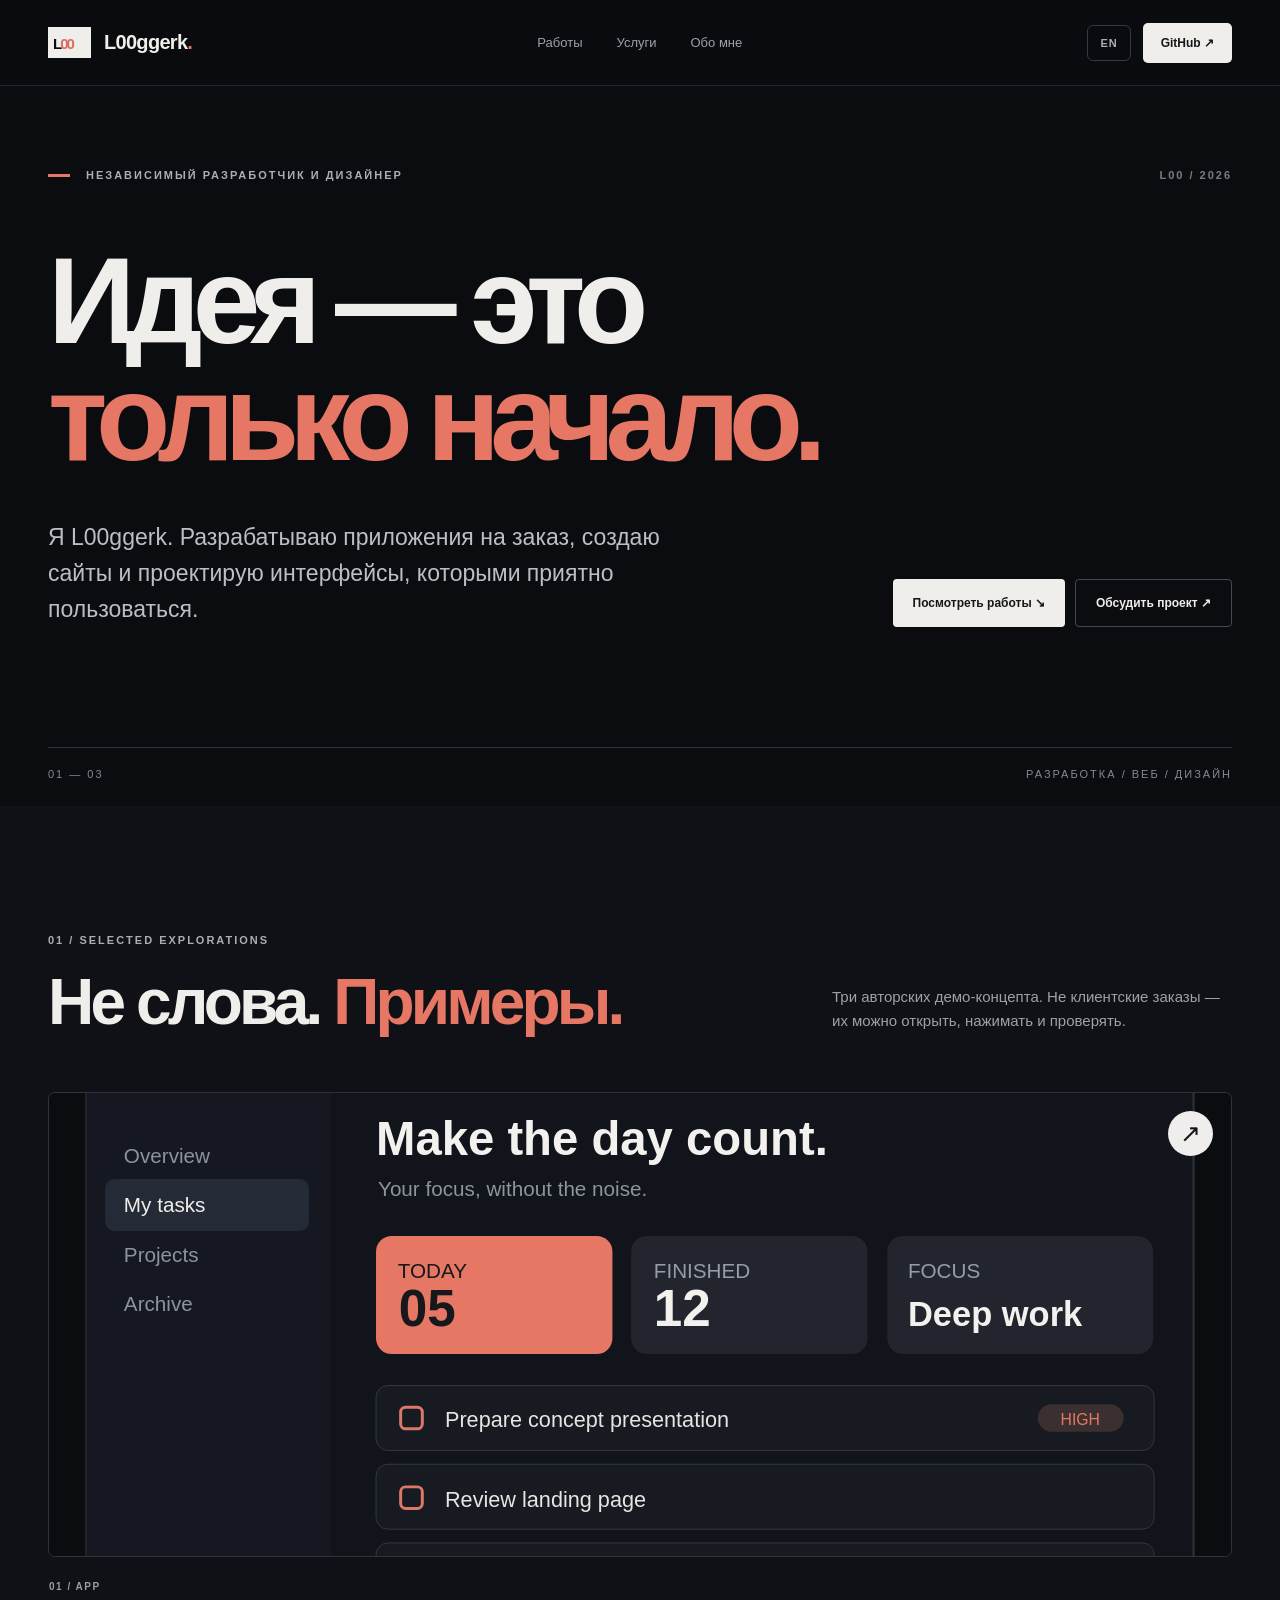
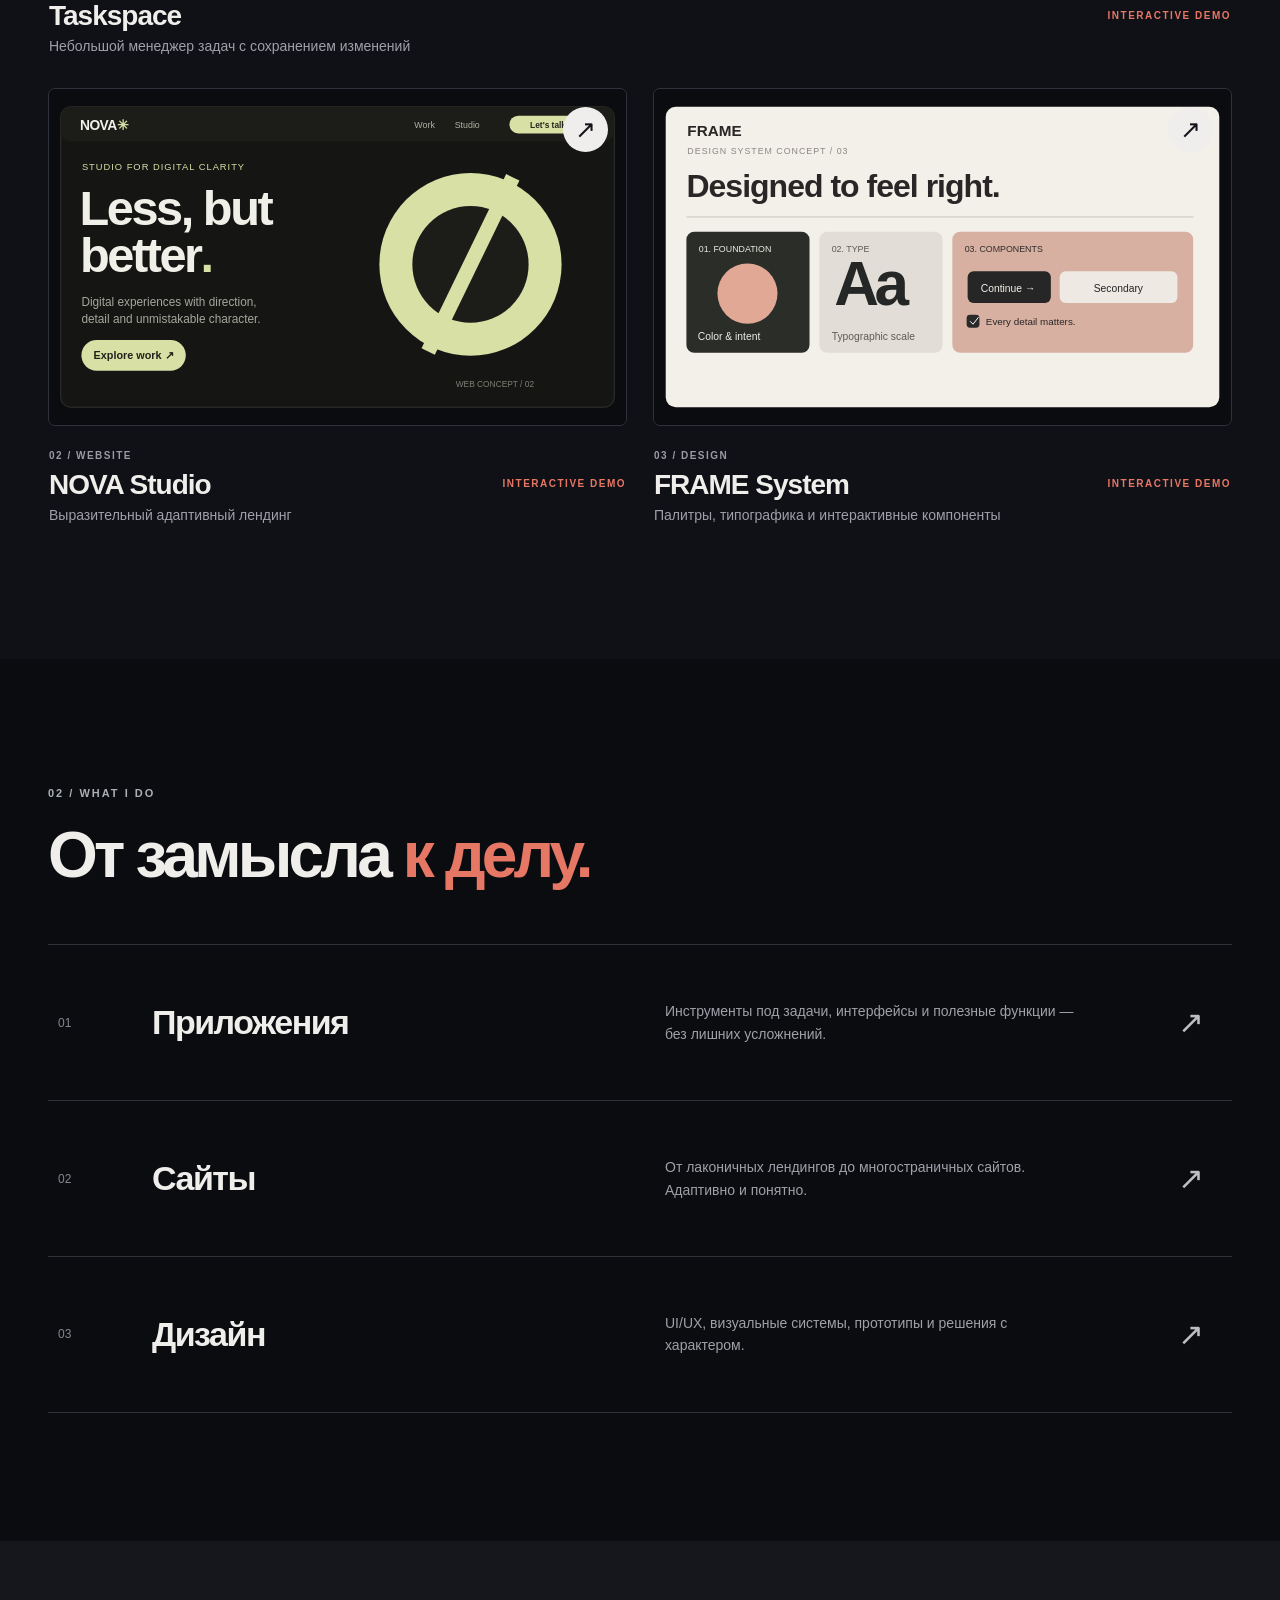
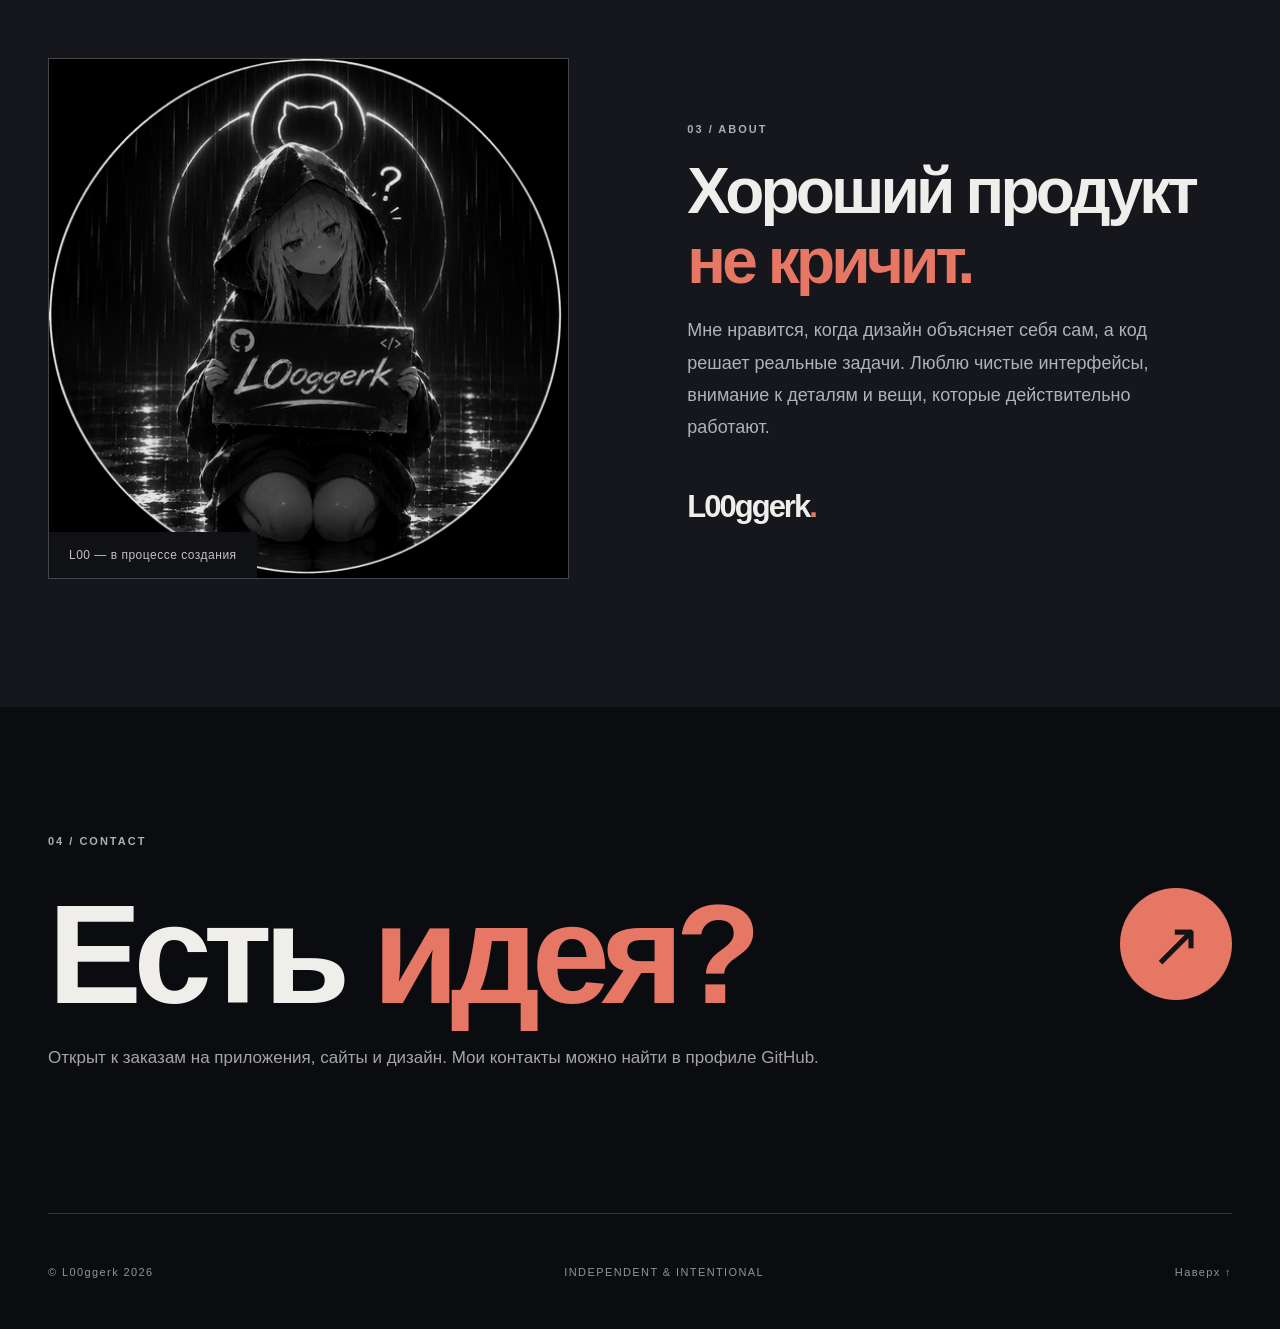
<file: docs/index.html>
<!doctype html>
<html lang="ru">
<head>
<meta charset="UTF-8"/><meta name="viewport" content="width=device-width, initial-scale=1"/>
<meta name="theme-color" content="#0b0c10"/>
<meta name="description" content="L00ggerk — разработка приложений на заказ, современные сайты и UI/UX дизайн. Портфолио и демо-проекты."/>
<meta property="og:title" content="L00ggerk — Developer & Designer"/><meta property="og:description" content="Custom applications. Websites. Interface design."/><meta property="og:image" content="assets/social-preview.png"/>
<title>L00ggerk — Developer & Designer</title>
<link rel="icon" href="assets/favicon.svg" type="image/svg+xml"/>
<link rel="stylesheet" href="styles.css"/>
</head>
<body>
<div class="progress" id="progress" aria-hidden="true"></div>
<header class="topbar" id="top">
  <div class="wrap topbar-inner">
    <a class="brand" href="#top" aria-label="L00ggerk — начало"><span class="brand-box">L<span class="brand-hole">00</span></span><span class="brand-name">L00ggerk<span class="accent">.</span></span></a>
    <nav class="main-nav" id="nav" aria-label="Основная навигация">
      <a href="#work" data-ru="Работы" data-en="Work">Работы</a><a href="#services" data-ru="Услуги" data-en="Services">Услуги</a><a href="#about" data-ru="Обо мне" data-en="About">Обо мне</a>
    </nav>
    <div class="nav-side"><button id="lang" class="lang" aria-label="Change language" title="Change language">EN</button><a href="https://github.com/L00ggerk" class="nav-cta" target="_blank" rel="noopener" data-ru="GitHub ↗" data-en="GitHub ↗">GitHub ↗</a><button class="hamburger" id="burger" aria-label="Открыть меню" aria-expanded="false"><span></span><span></span></button></div>
  </div>
</header>
<main>
  <section class="hero-section wrap" aria-labelledby="hero-head">
    <div class="eyebrow hero-eyebrow"><span class="eyebrow-line"></span><span data-ru="НЕЗАВИСИМЫЙ РАЗРАБОТЧИК И ДИЗАЙНЕР" data-en="INDEPENDENT DEVELOPER & DESIGNER">НЕЗАВИСИМЫЙ РАЗРАБОТЧИК И ДИЗАЙНЕР</span><span class="hero-index">L00 / 2026</span></div>
    <h1 id="hero-head"><span data-ru="Идея — это" data-en="An idea is">Идея — это</span><br/><em data-ru="только начало." data-en="only the start.">только начало.</em></h1>
    <div class="hero-below"><p data-ru="Я L00ggerk. Разрабатываю приложения на заказ, создаю сайты и проектирую интерфейсы, которыми приятно пользоваться." data-en="I'm L00ggerk. I build custom applications, create websites and design interfaces that feel right.">Я L00ggerk. Разрабатываю приложения на заказ, создаю сайты и проектирую интерфейсы, которыми приятно пользоваться.</p><div class="hero-actions"><a href="#work" class="btn btn-light" data-ru="Посмотреть работы ↘" data-en="Explore my work ↘">Посмотреть работы ↘</a><a href="#contact" class="btn btn-ghost" data-ru="Обсудить проект ↗" data-en="Let's talk ↗">Обсудить проект ↗</a></div></div>
    <div class="hero-hairline"><span>01 — 03</span><span data-ru="РАЗРАБОТКА / ВЕБ / ДИЗАЙН" data-en="DEVELOPMENT / WEB / DESIGN">РАЗРАБОТКА / ВЕБ / ДИЗАЙН</span></div>
  </section>
  <section class="work-section section-space" id="work">
    <div class="wrap">
      <div class="section-top"><div><p class="eyebrow">01 / SELECTED EXPLORATIONS</p><h2 data-ru="Не слова. <i>Примеры.</i>" data-en="Less talk. <i>More work.</i>">Не слова. <i>Примеры.</i></h2></div><p class="section-note" data-ru="Три авторских демо-концепта. Не клиентские заказы — их можно открыть, нажимать и проверять." data-en="Three original demo concepts. Not client projects — open them, click around and try them out.">Три авторских демо-концепта. Не клиентские заказы — их можно открыть, нажимать и проверять.</p></div>
      <div class="works-grid">
        <a class="project-card project-wide" href="demos/taskspace.html"><div class="project-image"><img src="assets/preview-app.svg" alt="Интерфейс приложения Taskspace" loading="lazy"/><span class="image-open">↗</span></div><div class="project-meta"><div><span class="project-no">01 / APP</span><h3>Taskspace</h3><p data-ru="Небольшой менеджер задач с сохранением изменений" data-en="A compact task manager with persistent local state">Небольшой менеджер задач с сохранением изменений</p></div><span class="project-type">INTERACTIVE DEMO</span></div></a>
        <a class="project-card" href="demos/nova.html"><div class="project-image"><img src="assets/preview-web.svg" alt="Концепт сайта NOVA" loading="lazy"/><span class="image-open">↗</span></div><div class="project-meta"><div><span class="project-no">02 / WEBSITE</span><h3>NOVA Studio</h3><p data-ru="Выразительный адаптивный лендинг" data-en="A bold, responsive studio landing page">Выразительный адаптивный лендинг</p></div><span class="project-type">INTERACTIVE DEMO</span></div></a>
        <a class="project-card" href="demos/frame.html"><div class="project-image"><img src="assets/preview-design.svg" alt="Дизайн-система FRAME" loading="lazy"/><span class="image-open">↗</span></div><div class="project-meta"><div><span class="project-no">03 / DESIGN</span><h3>FRAME System</h3><p data-ru="Палитры, типографика и интерактивные компоненты" data-en="Palettes, typography and interactive components">Палитры, типографика и интерактивные компоненты</p></div><span class="project-type">INTERACTIVE DEMO</span></div></a>
      </div>
    </div>
  </section>
  <section class="services-section section-space wrap" id="services"><div class="section-top"><div><p class="eyebrow">02 / WHAT I DO</p><h2 data-ru="От замысла <i>к делу.</i>" data-en="From idea <i>to impact.</i>">От замысла <i>к делу.</i></h2></div></div>
    <div class="services-list">
      <div class="service"><span>01</span><h3 data-ru="Приложения" data-en="Applications">Приложения</h3><p data-ru="Инструменты под задачи, интерфейсы и полезные функции — без лишних усложнений." data-en="Custom tools, practical interfaces and useful features — without the unnecessary complexity.">Инструменты под задачи, интерфейсы и полезные функции — без лишних усложнений.</p><span class="service-icon">↗</span></div>
      <div class="service"><span>02</span><h3 data-ru="Сайты" data-en="Websites">Сайты</h3><p data-ru="От лаконичных лендингов до многостраничных сайтов. Адаптивно и понятно." data-en="From focused landing pages to complete websites. Responsive and clear.">От лаконичных лендингов до многостраничных сайтов. Адаптивно и понятно.</p><span class="service-icon">↗</span></div>
      <div class="service"><span>03</span><h3 data-ru="Дизайн" data-en="Design">Дизайн</h3><p data-ru="UI/UX, визуальные системы, прототипы и решения с характером." data-en="UI/UX, visual systems, prototypes and thoughtful design choices.">UI/UX, визуальные системы, прототипы и решения с характером.</p><span class="service-icon">↗</span></div>
    </div>
  </section>
  <section class="about-section section-space" id="about"><div class="wrap about-inner"><div class="about-visual"><img src="assets/avatar.jpg" alt="Аватар L00ggerk" loading="lazy"/><span class="about-corner">L00 — <span data-ru="в процессе создания" data-en="under construction">в процессе создания</span></span></div><div class="about-copy"><p class="eyebrow">03 / ABOUT</p><h2 data-ru="Хороший продукт<br/><i>не кричит.</i>" data-en="Good work<br/><i>doesn't shout.</i>">Хороший продукт<br/><i>не кричит.</i></h2><p data-ru="Мне нравится, когда дизайн объясняет себя сам, а код решает реальные задачи. Люблю чистые интерфейсы, внимание к деталям и вещи, которые действительно работают." data-en="I like design that explains itself and code that solves real problems. Clear interfaces, thoughtful details, products that actually work.">Мне нравится, когда дизайн объясняет себя сам, а код решает реальные задачи. Люблю чистые интерфейсы, внимание к деталям и вещи, которые действительно работают.</p><div class="about-signature">L00ggerk<span>.</span></div></div></div></section>
  <section class="contact-section section-space wrap" id="contact"><p class="eyebrow">04 / CONTACT</p><div class="contact-row"><h2 data-ru="Есть <i>идея?</i>" data-en="Got an <i>idea?</i>">Есть <i>идея?</i></h2><a href="https://github.com/L00ggerk" class="contact-circle" aria-label="Профиль GitHub L00ggerk" target="_blank" rel="noopener">↗</a></div><p data-ru="Открыт к заказам на приложения, сайты и дизайн. Мои контакты можно найти в профиле GitHub." data-en="Open to custom apps, web and design projects. Find my contact details on GitHub.">Открыт к заказам на приложения, сайты и дизайн. Мои контакты можно найти в профиле GitHub.</p></section>
</main>
<footer class="footer wrap"><span>© L00ggerk <span id="year">2026</span></span><span>INDEPENDENT & INTENTIONAL</span><a href="#top" data-ru="Наверх ↑" data-en="Back to top ↑">Наверх ↑</a></footer>
<script src="app.js" defer></script>
</body></html>
</file>
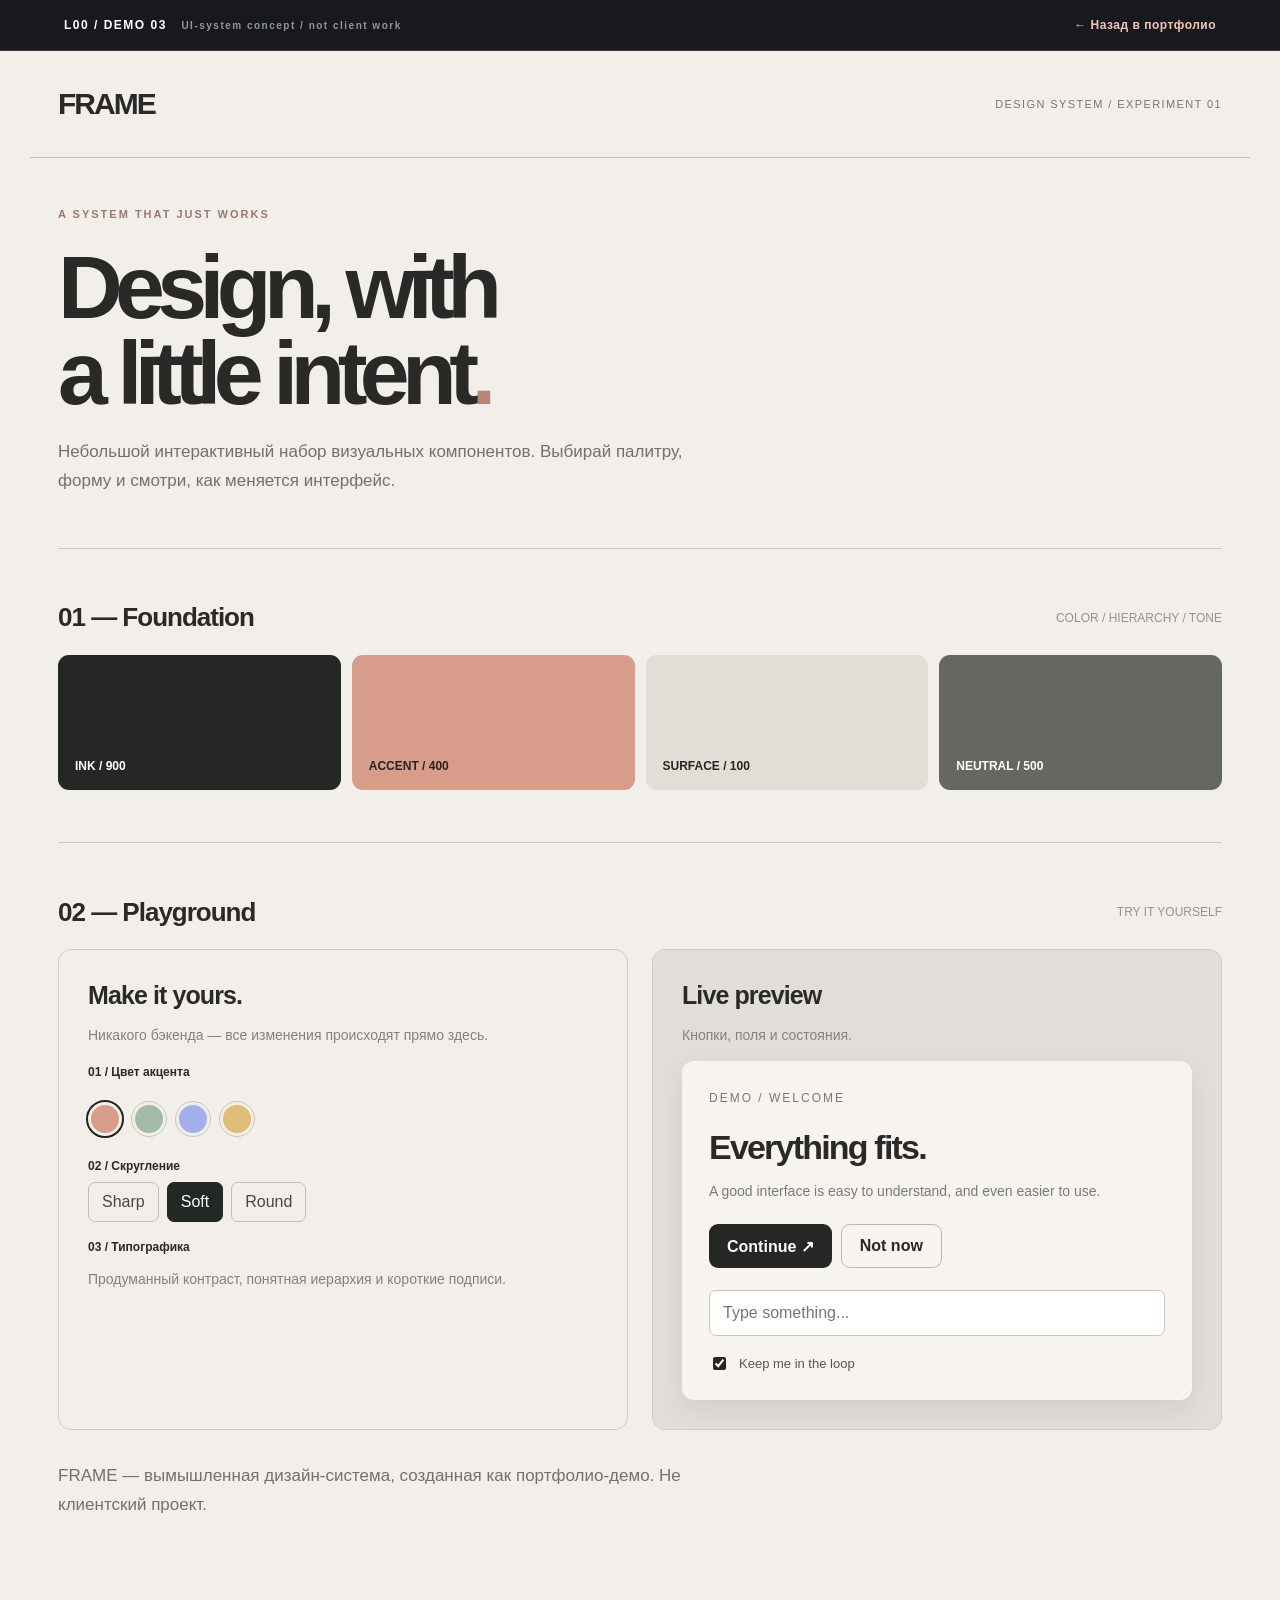
<file: docs/demos/frame.html>
<!doctype html><html lang="ru"><head><meta charset="utf-8"/><meta name="viewport" content="width=device-width,initial-scale=1"/><title>FRAME System — L00ggerk demo</title><meta name="description" content="Интерактивный демонстрационный дизайн-кит"/><link rel="icon" href="../assets/favicon.svg"/><link rel="stylesheet" href="demo-base.css"/>
<style>
:root{--ui:#d89d8a;--ui2:#242724;--shade:#f2eee9}body{background:var(--shade);color:#292927}.demo-strip{color:#fff}.header{max-width:1220px;margin:auto;display:flex;justify-content:space-between;align-items:center;padding:36px 28px;border-bottom:1px solid #c4c0bc}.brand{font-size:30px;letter-spacing:-2px;font-weight:900}.header span{font-size:11px;letter-spacing:1.4px;color:#797773}.layout{max-width:1220px;margin:auto;padding:46px 28px 80px}.kicker{font-size:11px;font-weight:800;letter-spacing:2px;color:#9a7970}.layout h1{font-size:clamp(56px,7vw,95px);letter-spacing:-.085em;line-height:.96;margin:22px 0}.layout>p{color:#71716e;font-size:17px;max-width:660px;line-height:1.7}.separator{margin:52px 0 32px;border:0;border-top:1px solid #d0cac4}.rowhead{display:flex;align-items:center;justify-content:space-between;gap:15px}.rowhead h2{font-size:26px;letter-spacing:-1px}.rowhead span{color:#99928c;font-size:12px}.palette{display:grid;grid-template-columns:repeat(4,1fr);gap:11px}.color{height:135px;display:flex;align-items:end;padding:17px;border-radius:11px;font-weight:800;color:#fff;font-size:12px}.color:nth-child(1){background:var(--ui2)}.color:nth-child(2){background:var(--ui);color:#292421}.color:nth-child(3){background:#e2ded7;color:#292421}.color:nth-child(4){background:#656763}.previewgrid{display:grid;grid-template-columns:1fr 1fr;gap:24px}.controls,.preview{border:1px solid #d1ccc6;padding:29px;border-radius:13px}.controls h3,.preview h3{font-size:25px;margin:2px 0 10px;letter-spacing:-.9px}.muted{color:#87817d;font-size:14px;line-height:1.65}.swatches{display:flex;gap:10px;margin:23px 0}.swatches button{height:34px;width:34px;border-radius:50%;border:3px solid #f4eee8;outline:1px solid #c7c4c0}.swatches button.current{outline:2px solid #202321}.label{font-size:12px;font-weight:700;display:block;margin:18px 0 9px}.radio{display:flex;gap:8px}.radio button{border:1px solid #c6bfb8;background:transparent;color:#484943;padding:10px 13px}.radio button.active{background:#222823;color:#fff;border-color:#222823}.preview{background:#e1ddd8}.sample-card{padding:27px;border-radius:12px;background:#f7f4f0;box-shadow:0 10px 27px #0001}.sample-top{font-size:12px;letter-spacing:2px;color:#777972}.sample-card h4{font-size:34px;letter-spacing:-1.8px;margin:22px 0 10px}.sample-card p{font-size:14px;line-height:1.5;color:#777b75}.sample-card .buttons{display:flex;flex-wrap:wrap;gap:9px;margin:22px 0}.sample-card button{padding:12px 18px;border-radius:9px;font-weight:700}.sample-card .primary{background:var(--ui2);color:white;border:0}.sample-card .secondary{background:transparent;border:1px solid #b9b9b2;color:#252823}.sample-card input[type=text]{width:100%;padding:13px;background:#fff;border:1px solid #c8c4bf;color:#343434}.checkbox{display:flex;align-items:center;gap:10px;margin-top:18px;font-size:13px;color:#555}.checkbox input{accent-color:var(--ui2)}.toast{position:fixed;right:20px;bottom:20px;padding:14px 20px;border-radius:9px;background:#222621;color:white;box-shadow:0 10px 40px #0003;opacity:0;transform:translateY(15px);pointer-events:none;transition:.3s}.toast.show{opacity:1;transform:none}.fineprint{font-size:12px;color:#85817c;margin-top:32px}@media(max-width:700px){.header,.layout{padding-left:19px;padding-right:19px}.header span{display:none}.palette{grid-template-columns:repeat(2,1fr)}.color{height:100px}.previewgrid{grid-template-columns:1fr}.controls,.preview{padding:18px}.layout h1{font-size:59px}}
</style></head><body>
<div class="demo-strip"><strong>L00 / DEMO 03 &nbsp; <small>UI-system concept / not client work</small></strong><a href="../index.html#work">← Назад в портфолио</a></div>
<header class="header"><div class="brand">FRAME<span style="color:#cb8f7d">.</span></div><span>DESIGN SYSTEM / EXPERIMENT 01</span></header>
<main class="layout"><span class="kicker">A SYSTEM THAT JUST WORKS</span><h1>Design, with<br/>a little intent<span style="color:#b98577">.</span></h1><p>Небольшой интерактивный набор визуальных компонентов. Выбирай палитру, форму и смотри, как меняется интерфейс.</p>
<hr class="separator"/><div class="rowhead"><h2>01 — Foundation</h2><span>COLOR / HIERARCHY / TONE</span></div><div class="palette"><div class="color">INK / 900</div><div class="color">ACCENT / 400</div><div class="color">SURFACE / 100</div><div class="color">NEUTRAL / 500</div></div>
<hr class="separator"/><div class="rowhead"><h2>02 — Playground</h2><span>TRY IT YOURSELF</span></div><div class="previewgrid"><div class="controls"><h3>Make it yours.</h3><p class="muted">Никакого бэкенда — все изменения происходят прямо здесь.</p><label class="label">01 / Цвет акцента</label><div class="swatches"><button style="background:#d89d8a" data-accent="#d89d8a" data-ink="#242724" class="current" aria-label="Терракота" title="Терракота"></button><button style="background:#a3bba5" data-accent="#a3bba5" data-ink="#2c423c" aria-label="Шалфей" title="Шалфей"></button><button style="background:#a3aeed" data-accent="#a3aeed" data-ink="#34385a" aria-label="Лаванда" title="Лаванда"></button><button style="background:#e0bc79" data-accent="#e0bc79" data-ink="#3c3022" aria-label="Мёд" title="Мёд"></button></div><label class="label">02 / Скругление</label><div class="radio"><button data-radius="0px">Sharp</button><button data-radius="9px" class="active">Soft</button><button data-radius="24px">Round</button></div><label class="label">03 / Типографика</label><p class="muted">Продуманный контраст, понятная иерархия и короткие подписи.</p></div>
<div class="preview"><h3>Live preview</h3><p class="muted">Кнопки, поля и состояния.</p><div class="sample-card" id="sample"><span class="sample-top">DEMO / WELCOME</span><h4>Everything fits.</h4><p>A good interface is easy to understand, and even easier to use.</p><div class="buttons"><button class="primary" id="demo-primary">Continue ↗</button><button class="secondary" id="demo-secondary">Not now</button></div><label class="sr" for="demo-input">Поле ввода</label><input id="demo-input" type="text" maxlength="50" placeholder="Type something..."/><label class="checkbox"><input type="checkbox" id="demo-check" checked/>Keep me in the loop</label></div></div></div>
<p class="fineprint">FRAME — вымышленная дизайн-система, созданная как портфолио-демо. Не клиентский проект.</p></main>
<div class="toast" id="toast" role="status" aria-live="polite"></div>
<script>
(()=>{const root=document.documentElement,sample=document.querySelector('#sample'),toast=document.querySelector('#toast');let timer;function notify(text){toast.textContent=text;toast.classList.add('show');clearTimeout(timer);timer=setTimeout(()=>toast.classList.remove('show'),2200)}document.querySelectorAll('[data-accent]').forEach(b=>b.addEventListener('click',()=>{root.style.setProperty('--ui',b.dataset.accent);root.style.setProperty('--ui2',b.dataset.ink);document.querySelectorAll('[data-accent]').forEach(x=>x.classList.toggle('current',x===b));notify('Палитра изменена')}));document.querySelectorAll('[data-radius]').forEach(b=>b.addEventListener('click',()=>{sample.style.borderRadius=b.dataset.radius;sample.querySelectorAll('button,input').forEach(x=>x.style.borderRadius=b.dataset.radius);document.querySelectorAll('[data-radius]').forEach(x=>x.classList.toggle('active',x===b));notify('Скругление изменено')}));document.querySelector('#demo-primary').addEventListener('click',()=>notify('Отлично. Эта кнопка работает!'));document.querySelector('#demo-secondary').addEventListener('click',()=>notify('Действие отменено'));document.querySelector('#demo-check').addEventListener('change',e=>notify(e.target.checked?'Включено':'Выключено'))})();
</script></body></html>
</file>
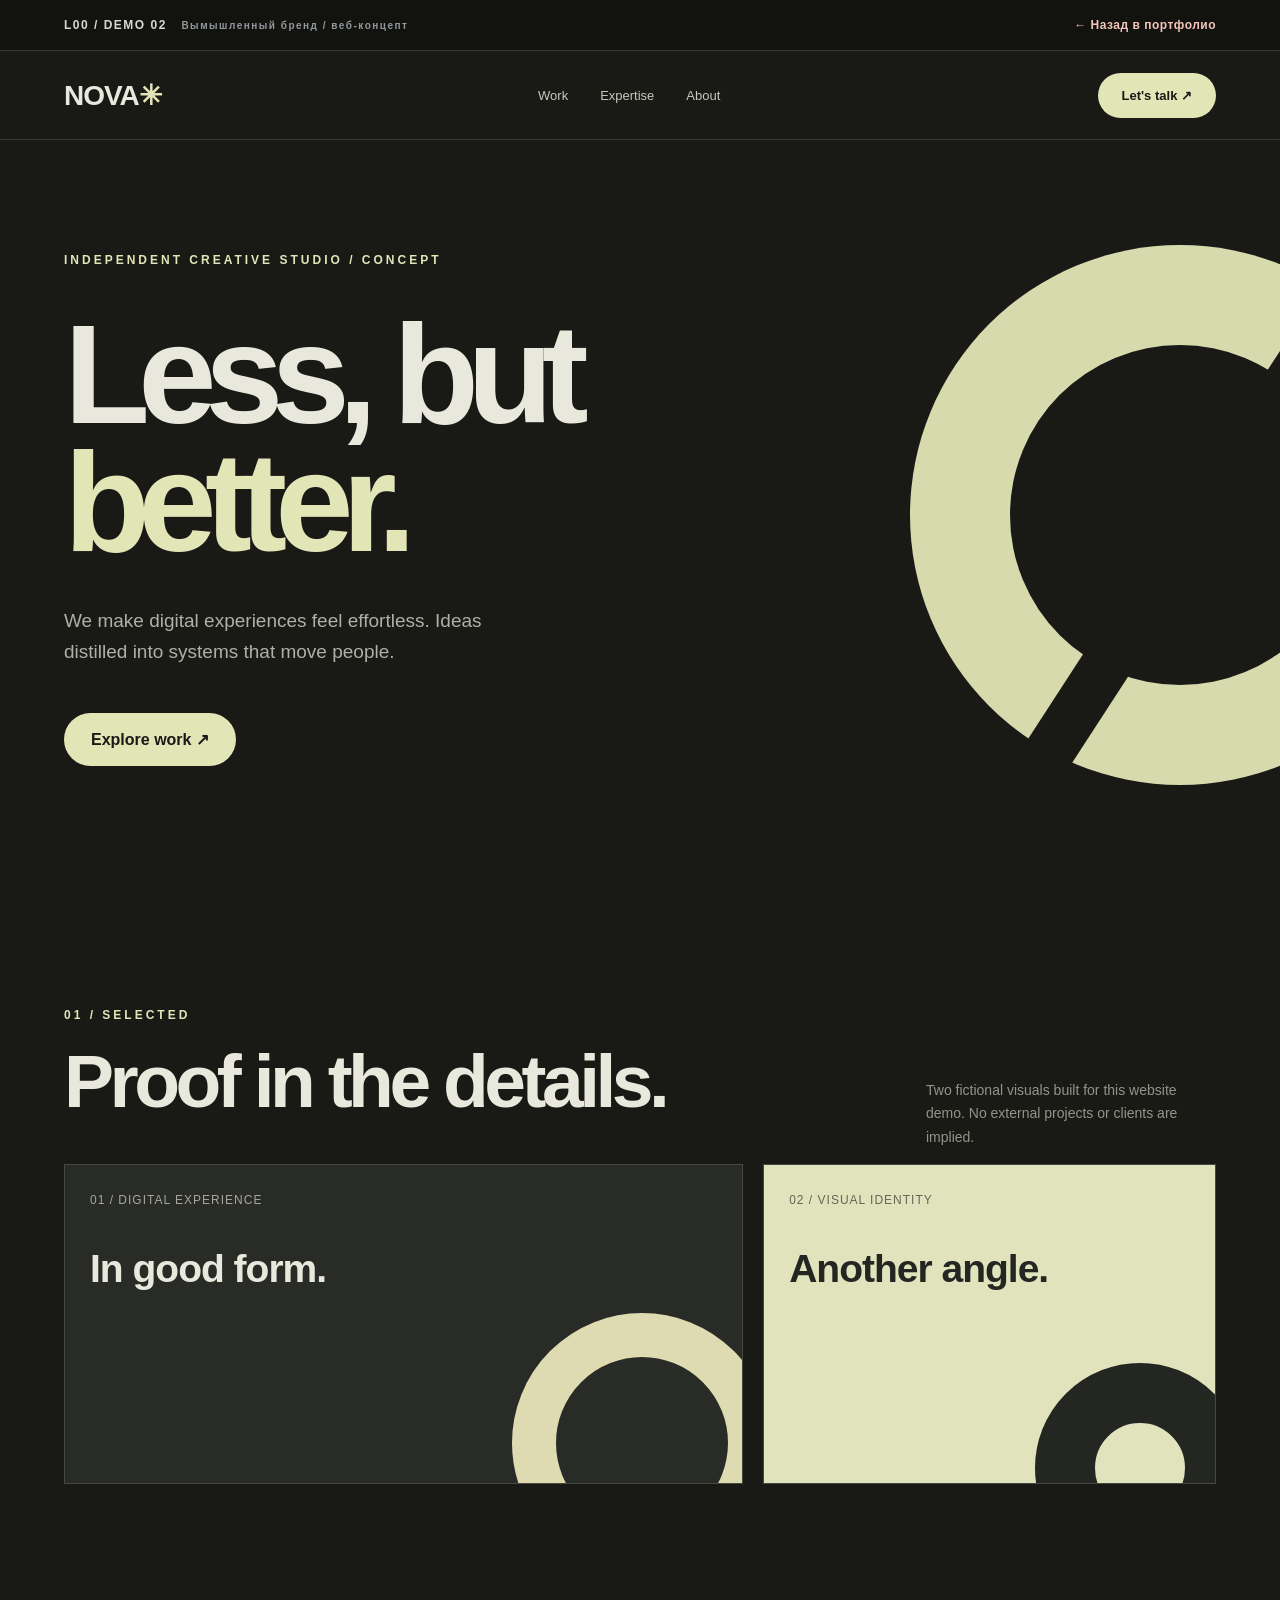
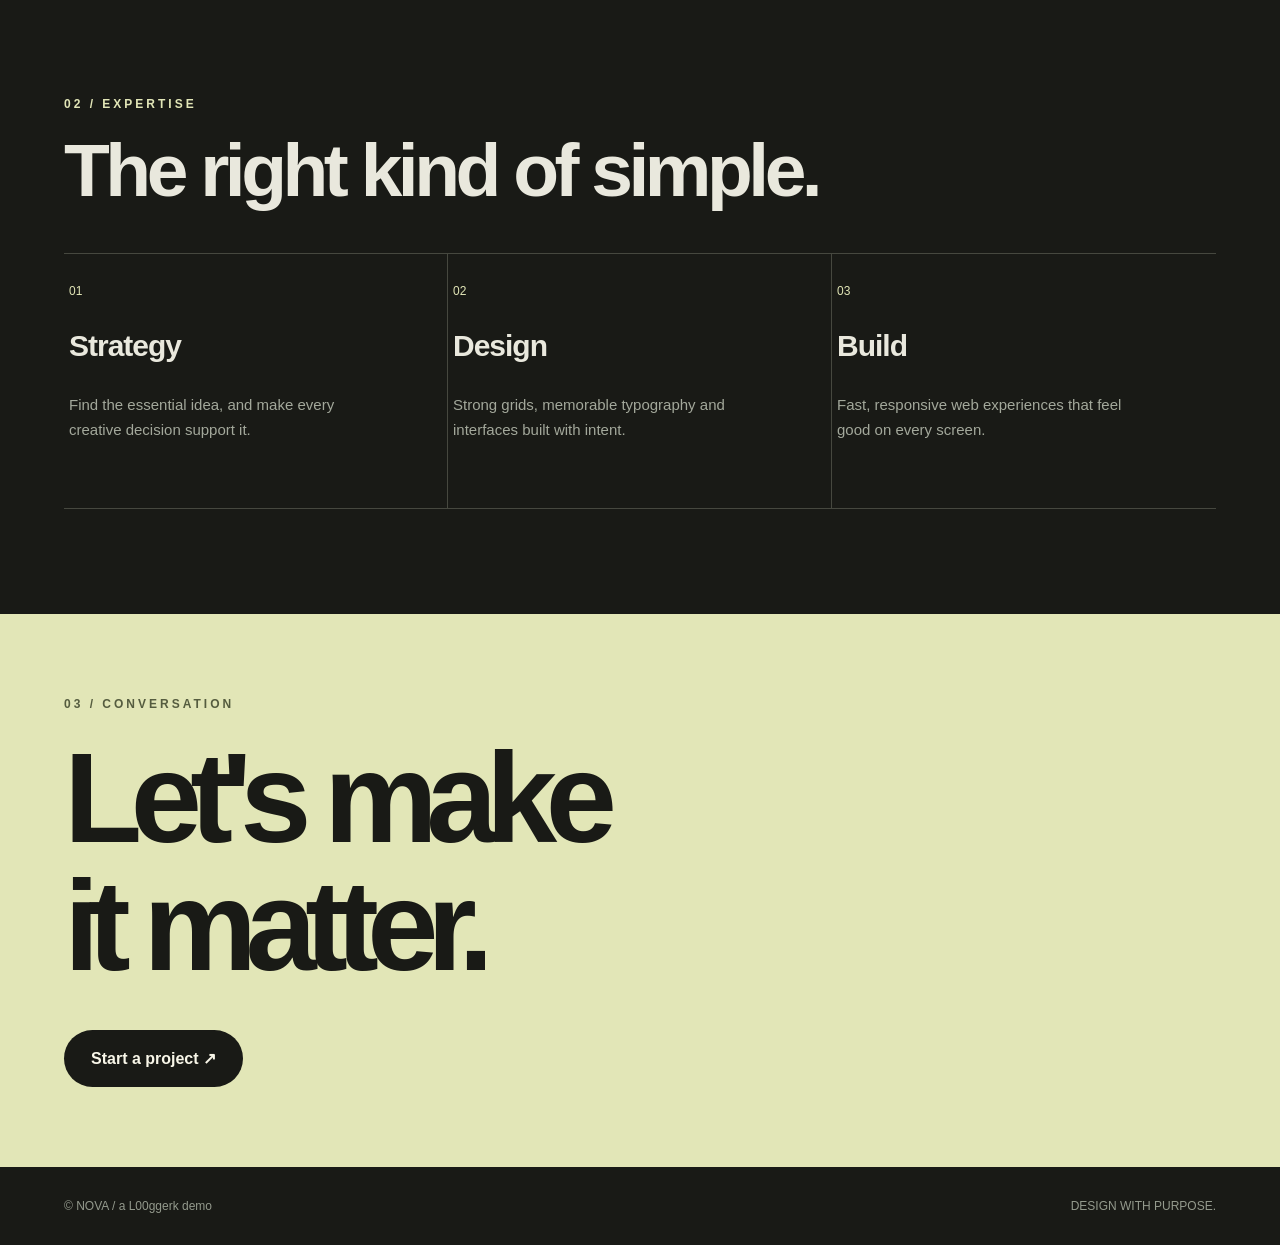
<file: docs/demos/nova.html>
<!doctype html><html lang="ru"><head><meta charset="utf-8"/><meta name="viewport" content="width=device-width, initial-scale=1"/><title>NOVA Studio — L00ggerk demo</title><meta name="description" content="NOVA — пример современного адаптивного лендинга"/><link rel="icon" href="../assets/favicon.svg"/><link rel="stylesheet" href="demo-base.css"/>
<style>
:root{--lime:#e2e6b7;--ink:#191a16;--cream:#e9e8dd}html{scroll-behavior:smooth}body{background:var(--ink);color:var(--cream)}.demo-strip{background:#12130f}nav{min-height:89px;max-width:1430px;margin:auto;padding:0 5%;display:flex;align-items:center;justify-content:space-between;border-bottom:1px solid #393c35}.logo{font-weight:900;font-size:28px;letter-spacing:-1px}.logo i{font-style:normal;color:var(--lime)}.links{display:flex;gap:32px;font-size:13px;color:#c7c9bb}.navbtn{background:var(--lime);border:0;border-radius:25px;color:var(--ink);padding:15px 24px;font-size:13px;font-weight:800}.hero{max-width:1430px;margin:auto;padding:110px 5% 70px;position:relative;overflow:hidden;min-height:760px}.eyebrow{color:var(--lime);letter-spacing:3px;font-size:12px;font-weight:800}.hero h1{position:relative;z-index:1;font-size:clamp(70px,11vw,160px);line-height:.91;letter-spacing:-.083em;margin:43px 0 39px;max-width:950px}.hero h1 em{color:var(--lime);font-style:normal}.hero p{font-size:19px;line-height:1.6;color:#aeb1a5;max-width:470px}.hero button,.feature-btn{background:var(--lime);color:var(--ink);border:0;padding:17px 27px;border-radius:30px;font-weight:800;margin-top:27px}.shape{position:absolute;width:540px;height:540px;top:105px;right:-170px;background:var(--lime);border-radius:50%;opacity:.94}.shape:before{content:'';position:absolute;inset:100px;background:var(--ink);border-radius:50%}.shape:after{content:'';position:absolute;top:-100px;left:49%;width:50px;height:750px;background:var(--ink);transform:rotate(33deg)}.section{padding:105px 5%;max-width:1430px;margin:auto}.section-head{display:flex;justify-content:space-between;gap:20px;align-items:end}.section h2{font-size:clamp(41px,6vw,75px);letter-spacing:-.06em;margin:15px 0 40px}.section-note{font-size:14px;color:#909687;max-width:290px;line-height:1.7}.work{display:grid;grid-template-columns:1.2fr .8fr;gap:20px}.tile{border:1px solid #454940;background:#292b26;padding:25px;min-height:320px;position:relative;overflow:hidden}.tile:nth-child(2){background:#e1e3bc;color:#232621}.tile .counter{letter-spacing:1px;font-size:12px;opacity:.65}.tile h3{font-size:39px;letter-spacing:-1px;position:relative;z-index:1}.circle{height:260px;width:260px;border:44px solid #dedbb2;border-radius:50%;position:absolute;right:-30px;bottom:-90px}.tile:nth-child(2) .circle{height:210px;width:210px;border:60px solid #232621}.service-grid{display:grid;grid-template-columns:repeat(3,1fr);gap:0;border-top:1px solid #46483f}.service{padding:27px 25px 50px 5px;border-bottom:1px solid #46483f;border-right:1px solid #46483f}.service:last-child{border-right:0}.service span{font-size:12px;color:var(--lime)}.service h3{font-size:30px;letter-spacing:-1px}.service p{max-width:290px;color:#a3a89b;font-size:15px;line-height:1.65}.contact{background:var(--lime);color:var(--ink);padding:80px 5%}.contact-inner{max-width:1280px;margin:auto}.contact h2{font-size:clamp(65px,10vw,145px);letter-spacing:-.09em;line-height:1;margin:22px 0 40px}.contact button{border:0;background:var(--ink);color:#f8f6e8;border-radius:35px;padding:19px 27px;font-weight:800}.foot{padding:32px 5%;display:flex;justify-content:space-between;color:#949a8d;font-size:12px}.modal[hidden]{display:none}.modal{position:fixed;inset:0;background:rgba(0,0,0,.8);display:grid;place-items:center;padding:20px;z-index:40}.modal-body{max-width:480px;width:100%;padding:32px;background:#eae8dd;color:#23231d;border-radius:12px;box-shadow:0 22px 100px #0008}.modal-head{display:flex;align-items:center;justify-content:space-between}.modal-head h3{font-size:30px;margin:0}.modal button.close{border:none;background:transparent;font-size:31px}.modal p{color:#696b61;font-size:14px;line-height:1.6}.modal input,.modal textarea{width:100%;padding:14px;margin-bottom:12px;border:1px solid #b9bcb0;background:#fdfcf8;color:#333;resize:vertical}.modal button.submit{background:#22231e;color:#fff;padding:15px 23px;border:none}.notice{font-size:13px;color:#4a5b41;min-height:20px}@media(max-width:760px){nav{min-height:66px}.links{display:none}.hero{min-height:700px;padding-top:85px}.shape{width:340px;height:340px;top:340px;right:-140px}.shape:before{inset:65px}.shape:after{width:30px;height:490px;top:-70px}.hero h1{font-size:clamp(65px,14vw,100px)}.hero p{font-size:16px;position:relative;z-index:2}.work{grid-template-columns:1fr}.section{padding:65px 5%}.section-head{display:block}.service-grid{grid-template-columns:1fr}.service{border-right:0;padding-bottom:20px}.tile{min-height:270px}}
</style></head><body>
<div class="demo-strip"><strong>L00 / DEMO 02 &nbsp; <small>Вымышленный бренд / веб-концепт</small></strong><a href="../index.html#work">← Назад в портфолио</a></div>
<nav><a href="#top" class="logo">NOVA<i>✳</i></a><div class="links"><a href="#work">Work</a><a href="#services">Expertise</a><a href="#contact">About</a></div><button type="button" class="navbtn" data-open>Let's talk ↗</button></nav>
<main id="top"><section class="hero"><span class="eyebrow">INDEPENDENT CREATIVE STUDIO / CONCEPT</span><h1>Less, but<br/><em>better.</em></h1><p>We make digital experiences feel effortless. Ideas distilled into systems that move people.</p><button onclick="location.hash='work'">Explore work ↗</button><div class="shape" aria-hidden="true"></div></section>
<section class="section" id="work"><div class="section-head"><div><span class="eyebrow">01 / SELECTED</span><h2>Proof in the details.</h2></div><p class="section-note">Two fictional visuals built for this website demo. No external projects or clients are implied.</p></div><div class="work"><article class="tile"><span class="counter">01 / DIGITAL EXPERIENCE</span><h3>In good form.</h3><div class="circle"></div></article><article class="tile"><span class="counter">02 / VISUAL IDENTITY</span><h3>Another angle.</h3><div class="circle"></div></article></div></section>
<section class="section" id="services"><span class="eyebrow">02 / EXPERTISE</span><h2>The right kind of simple.</h2><div class="service-grid"><article class="service"><span>01</span><h3>Strategy</h3><p>Find the essential idea, and make every creative decision support it.</p></article><article class="service"><span>02</span><h3>Design</h3><p>Strong grids, memorable typography and interfaces built with intent.</p></article><article class="service"><span>03</span><h3>Build</h3><p>Fast, responsive web experiences that feel good on every screen.</p></article></div></section>
<section class="contact" id="contact"><div class="contact-inner"><span class="eyebrow" style="color:#555c3f">03 / CONVERSATION</span><h2>Let's make<br/>it matter.</h2><button type="button" data-open>Start a project ↗</button></div></section></main><footer class="foot"><span>© NOVA / a L00ggerk demo</span><span>DESIGN WITH PURPOSE.</span></footer>
<div class="modal" id="modal" hidden role="dialog" aria-modal="true" aria-labelledby="modal-title"><div class="modal-body"><div class="modal-head"><h3 id="modal-title">Say hello.</h3><button type="button" class="close" aria-label="Закрыть" id="close">×</button></div><p>Это демонстрация формы. Данные никуда не отправляются.</p><form id="inquiry"><label for="name">Name</label><input id="name" autocomplete="name" required maxlength="60" placeholder="Your name"/><label for="message">A few words about your idea</label><textarea id="message" required rows="4" maxlength="400" placeholder="Tell us about it..."></textarea><button class="submit" type="submit">Preview request ↗</button></form><p class="notice" id="notice" aria-live="polite"></p></div></div>
<script>
(()=>{const modal=document.querySelector('#modal');let active=null;document.querySelectorAll('[data-open]').forEach(b=>b.addEventListener('click',()=>{active=b;modal.hidden=false;document.body.style.overflow='hidden';document.querySelector('#name').focus()}));function close(){modal.hidden=true;document.body.style.overflow='';if(active)active.focus()}document.querySelector('#close').addEventListener('click',close);modal.addEventListener('click',e=>{if(e.target===modal)close()});document.addEventListener('keydown',e=>{if(e.key==='Escape'&&!modal.hidden)close()});document.querySelector('#inquiry').addEventListener('submit',e=>{e.preventDefault();document.querySelector('#notice').textContent='Готово: интерфейс работает. Отправка отключена, это только демо.'})})();
</script></body></html>
</file>
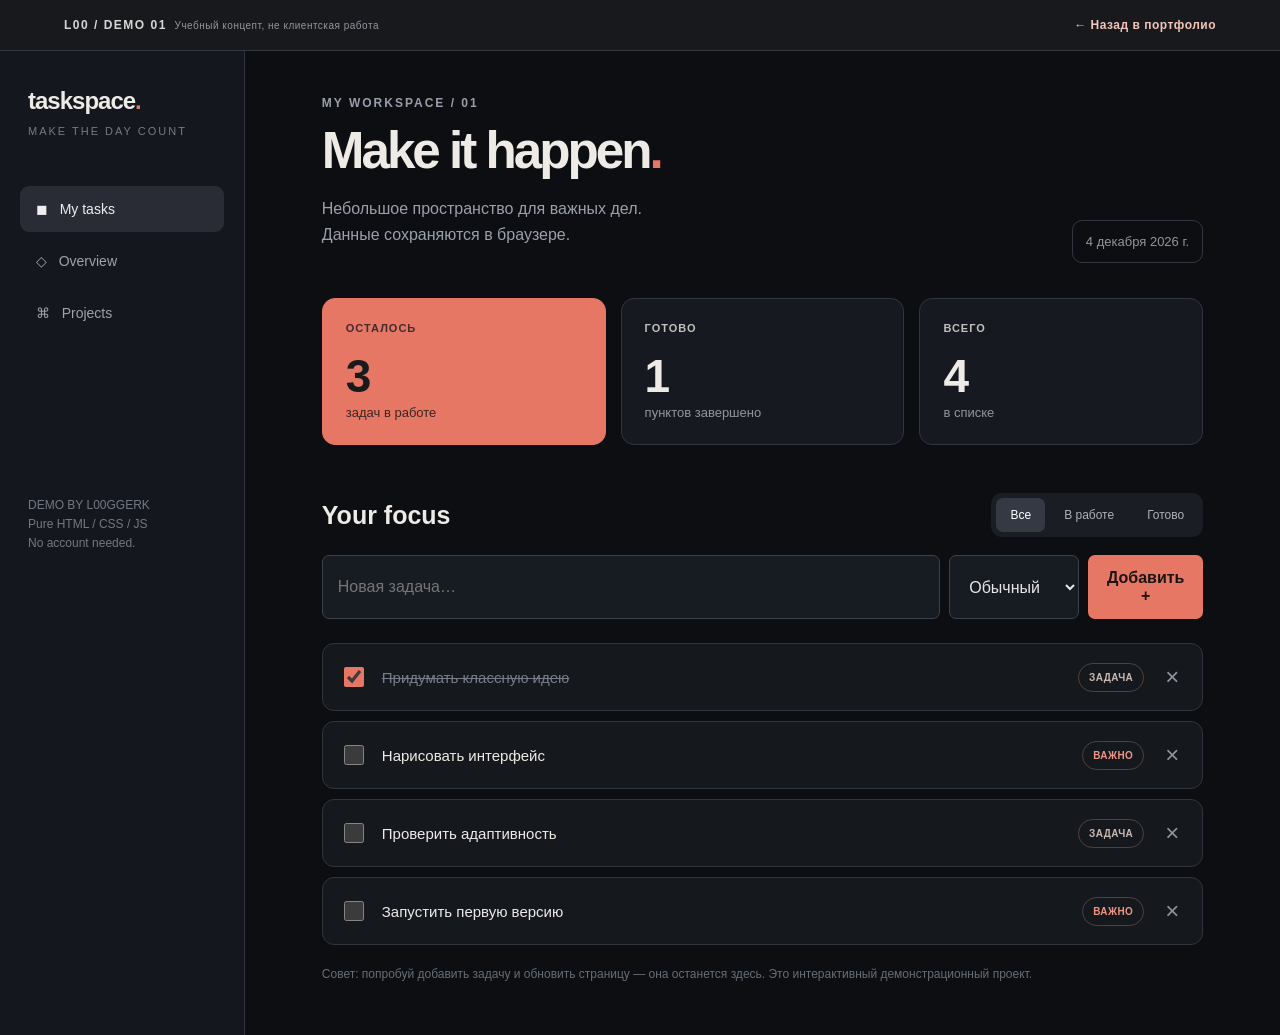
<file: docs/demos/taskspace.html>
<!doctype html><html lang="ru"><head><meta charset="utf-8"/><meta name="viewport" content="width=device-width, initial-scale=1"/><title>Taskspace — L00ggerk demo</title><meta name="description" content="Рабочий демо-концепт приложения Taskspace — L00ggerk"/><link rel="icon" href="../assets/favicon.svg"/><link rel="stylesheet" href="demo-base.css"/>
<style>
:root{--accent:#e77765}body{background:#0c0e12}.shell{display:grid;grid-template-columns:245px minmax(0,1fr);min-height:calc(100vh - 51px)}.aside{background:#14171d;border-right:1px solid #31343d;padding:36px 20px}.logo{font-size:24px;letter-spacing:-1px;font-weight:800;padding:0 8px}.logo span{color:var(--accent)}.aside .subtitle{font-size:11px;letter-spacing:2px;color:#757b84;margin:10px 8px 49px}.navitem{display:block;padding:15px 16px;border-radius:9px;margin:6px 0;color:#a0a3ac;font-size:14px}.navitem.active{background:#292c34;color:#f0efef}.side-note{font-size:12px;color:#737984;margin-top:140px;padding:20px 8px;line-height:1.6}.content{padding:42px min(6vw,85px)}.kicker{font-size:12px;letter-spacing:2px;color:#9a9eaa;font-weight:bold}.pagehead{display:flex;justify-content:space-between;align-items:end;gap:20px;margin:10px 0 35px}.pagehead h1{font-size:clamp(39px,4vw,63px);letter-spacing:-3px;margin:0}.pagehead p{color:#9ba0ab;line-height:1.6}.date{font-size:13px;color:#92969d;border:1px solid #313741;padding:13px;border-radius:10px}.stats{display:grid;grid-template-columns:repeat(3,1fr);gap:15px}.stat{border:1px solid #30353e;background:#16191f;padding:23px;border-radius:13px}.stat.highlight{background:var(--accent);color:#191a1e;border-color:var(--accent)}.stat label{display:block;text-transform:uppercase;letter-spacing:1px;font-size:11px;font-weight:800;opacity:.8}.stat b{display:block;font-size:46px;margin:15px 0 0;letter-spacing:-2px}.stat span{font-size:13px;color:#9296a2}.stat.highlight span{color:#3a2522}.tasks-header{display:flex;align-items:center;justify-content:space-between;gap:14px;flex-wrap:wrap;margin:48px 0 18px}.tasks-header h2{font-size:25px;margin:0}.tabs{display:flex;gap:5px;background:#1a1d24;padding:5px;border-radius:11px}.tabs button{border:0;padding:10px 14px;color:#aeb1b9;background:transparent;font-size:12px}.tabs button.active{background:#343943;color:white}.add-form{display:grid;grid-template-columns:1fr 130px 115px;gap:9px;margin:10px 0 24px}.add-form input,.add-form select{background:#171b22;color:#e8e8e8;border:1px solid #3d414b;padding:14px 15px;min-width:0}.add-form button{border:0;background:var(--accent);color:#1b1514;font-weight:800;padding:14px}.tasklist{display:flex;flex-direction:column;gap:10px}.task{display:flex;align-items:center;gap:15px;background:#15191e;border:1px solid #30343c;border-radius:12px;padding:15px 17px;min-height:68px}.task input{width:20px;height:20px;accent-color:var(--accent)}.task-title{flex:1;font-size:15px;word-break:break-word}.task.done .task-title{text-decoration:line-through;color:#777d86}.priority{font-size:10px;font-weight:800;letter-spacing:.4px;color:#c9b8b1;border:1px solid #534039;padding:8px 10px;border-radius:15px}.priority.high{color:#ee9586}.delete{color:#8e939d;border:none;background:transparent;font-size:24px}.empty{padding:40px;border:1px dashed #343944;color:#989da7;text-align:center;border-radius:12px}.foot{color:#666e78;font-size:12px;margin-top:22px}.mobilehead{display:none}@media(max-width:830px){.shell{grid-template-columns:1fr}.aside{display:none}.mobilehead{display:block;margin-bottom:20px}.content{padding:30px 18px}.stats{gap:9px}.stat{padding:18px 12px}.stat b{font-size:36px}.date{display:none}}@media(max-width:500px){.add-form{grid-template-columns:1fr 1fr}.add-form input{grid-column:1/-1}.pagehead h1{font-size:43px}.tabs button{padding:8px}.task{gap:8px;padding:12px}.priority{padding:7px}}
</style></head><body>
<div class="demo-strip"><div><strong>L00 / DEMO 01</strong> &nbsp;<small>Учебный концепт, не клиентская работа</small></div><a href="../index.html#work">← Назад в портфолио</a></div>
<div class="shell"><aside class="aside"><div class="logo">taskspace<span>.</span></div><p class="subtitle">MAKE THE DAY COUNT</p><span class="navitem active">◼ &nbsp; My tasks</span><span class="navitem">◇ &nbsp; Overview</span><span class="navitem">⌘ &nbsp; Projects</span><p class="side-note">DEMO BY L00GGERK<br/>Pure HTML / CSS / JS<br/>No account needed.</p></aside>
<main class="content"><div class="mobilehead logo">taskspace<span>.</span></div><span class="kicker">MY WORKSPACE / 01</span><div class="pagehead"><div><h1>Make it happen<span style="color:var(--accent)">.</span></h1><p>Небольшое пространство для важных дел.<br/>Данные сохраняются в браузере.</p></div><span class="date" id="today"></span></div>
<div class="stats"><div class="stat highlight"><label>Осталось</label><b id="left">0</b><span>задач в работе</span></div><div class="stat"><label>Готово</label><b id="completed">0</b><span>пунктов завершено</span></div><div class="stat"><label>Всего</label><b id="all">0</b><span>в списке</span></div></div>
<div class="tasks-header"><h2>Your focus</h2><div class="tabs"><button data-filter="all" class="active">Все</button><button data-filter="active">В работе</button><button data-filter="done">Готово</button></div></div>
<form class="add-form" id="add-form"><label class="sr" for="new-task">Новая задача</label><input id="new-task" placeholder="Новая задача…" maxlength="100" required/><label class="sr" for="priority">Приоритет</label><select id="priority"><option value="normal">Обычный</option><option value="high">Важный</option></select><button type="submit">Добавить +</button></form>
<div class="tasklist" id="tasks"></div><p class="foot">Совет: попробуй добавить задачу и обновить страницу — она останется здесь. Это интерактивный демонстрационный проект.</p>
</main></div>
<script>
(()=>{const key='l00-taskspace-v1';let tasks;try{tasks=JSON.parse(localStorage.getItem(key))}catch(e){}if(!Array.isArray(tasks)){tasks=[{id:1,title:'Придумать классную идею',done:true,priority:'normal'},{id:2,title:'Нарисовать интерфейс',done:false,priority:'high'},{id:3,title:'Проверить адаптивность',done:false,priority:'normal'},{id:4,title:'Запустить первую версию',done:false,priority:'high'}]};let filter='all';const $=s=>document.querySelector(s);function save(){try{localStorage.setItem(key,JSON.stringify(tasks))}catch(e){}}function render(){const all=tasks.length,completed=tasks.filter(x=>x.done).length;$('#left').textContent=all-completed;$('#completed').textContent=completed;$('#all').textContent=all;const list=$('#tasks');list.replaceChildren();let visible=tasks.filter(x=>filter==='all'||(filter==='done'?x.done:!x.done));if(!visible.length){let el=document.createElement('div');el.className='empty';el.textContent='Здесь пока пусто. Добавь свою первую задачу.';list.append(el)}visible.forEach(t=>{let article=document.createElement('div');article.className='task'+(t.done?' done':'');let box=document.createElement('input');box.type='checkbox';box.checked=t.done;box.setAttribute('aria-label','Выполнена: '+t.title);box.addEventListener('change',()=>{t.done=box.checked;save();render()});let title=document.createElement('span');title.className='task-title';title.textContent=t.title;let badge=document.createElement('span');badge.className='priority '+(t.priority==='high'?'high':'');badge.textContent=t.priority==='high'?'ВАЖНО':'ЗАДАЧА';let del=document.createElement('button');del.className='delete';del.textContent='×';del.setAttribute('aria-label','Удалить '+t.title);del.addEventListener('click',()=>{tasks=tasks.filter(x=>x.id!==t.id);save();render()});article.append(box,title,badge,del);list.append(article)})}$('#today').textContent=new Intl.DateTimeFormat('ru-RU',{day:'numeric',month:'long',year:'numeric'}).format(new Date());$('#add-form').addEventListener('submit',e=>{e.preventDefault();let input=$('#new-task');const title=input.value.trim();if(!title)return;tasks.unshift({id:Date.now()+Math.random(),title,priority:$('#priority').value,done:false});input.value='';filter='all';document.querySelectorAll('[data-filter]').forEach(b=>b.classList.toggle('active',b.dataset.filter==='all'));save();render();input.focus()});document.querySelectorAll('[data-filter]').forEach(b=>b.addEventListener('click',()=>{filter=b.dataset.filter;document.querySelectorAll('[data-filter]').forEach(x=>x.classList.toggle('active',x===b));render()}));render()})();
</script></body></html>
</file>
<file: docs/styles.css>
:root{--bg:#0b0c10;--panel:#13151b;--card:#181a20;--line:#303239;--text:#efeeeb;--muted:#9fa0a8;--accent:#e77765;--body-font:Arial,Helvetica,sans-serif}
*{box-sizing:border-box}html{scroll-behavior:smooth;scroll-padding-top:100px}body{margin:0;color:var(--text);background:var(--bg);font-family:var(--body-font);-webkit-font-smoothing:antialiased}a{color:inherit;text-decoration:none}button{font:inherit}button,a{outline-offset:4px}img{display:block;max-width:100%}::selection{background:var(--accent);color:#101010}.wrap{width:min(1280px,calc(100% - 96px));margin:auto}.progress{position:fixed;top:0;left:0;height:2px;width:0;background:var(--accent);z-index:30}.topbar{height:86px;position:sticky;top:0;z-index:20;background:rgba(11,12,16,.93);border-bottom:1px solid #25272d;backdrop-filter:blur(18px)}.topbar-inner{height:100%;display:flex;align-items:center;justify-content:space-between}.brand{display:flex;align-items:center;gap:13px}.brand-box{height:31px;min-width:43px;background:var(--text);color:var(--bg);font-weight:900;font-size:15px;letter-spacing:-2px;padding:8px 5px 2px}.brand-hole{color:#d86e5e}.brand-name{font-weight:800;font-size:20px;letter-spacing:-.7px}.accent{color:var(--accent)}.main-nav{display:flex;align-items:center;gap:34px}.main-nav a{font-size:13px;color:var(--muted);transition:color .2s}.main-nav a:hover,.main-nav a:focus{color:var(--text)}.nav-side{display:flex;gap:12px;align-items:center}.lang{background:transparent;border:1px solid #363941;border-radius:6px;color:#aaaeb7;padding:11px 12px;cursor:pointer;font-weight:700;font-size:11px;letter-spacing:1px}.nav-cta{background:var(--text);color:#17171b;border-radius:5px;padding:13px 18px;font-weight:800;font-size:12px;transition:transform .2s}.nav-cta:hover,.btn:hover,.contact-circle:hover{transform:translateY(-3px)}.hamburger{display:none;width:36px;height:34px;background:transparent;border:0;padding:8px}.hamburger span{display:block;background:var(--text);height:2px;margin:5px 0}.hero-section{padding-top:83px;min-height:720px;display:flex;flex-direction:column}.eyebrow{font-size:11px;font-weight:800;letter-spacing:2px;color:#aaaeb5;text-transform:uppercase}.hero-eyebrow{display:flex;gap:16px;align-items:center;margin:0 0 62px}.eyebrow-line{width:22px;height:3px;background:var(--accent)}.hero-index{margin-left:auto;color:#7a7c83}.hero-section h1{font-size:clamp(76px,9.5vw,150px);line-height:.96;letter-spacing:-.082em;font-weight:800;margin:0}.hero-section h1 em{font-style:normal;color:var(--accent)}.hero-below{display:flex;align-items:end;justify-content:space-between;gap:60px;margin-top:44px}.hero-below p{font-size:clamp(17px,1.8vw,23px);line-height:1.55;max-width:680px;color:#bcbec3;margin:0}.hero-actions{display:flex;gap:10px;flex-shrink:0}.btn{display:inline-flex;align-items:center;justify-content:center;padding:16px 20px;border-radius:4px;font-size:12px;font-weight:800;white-space:nowrap;transition:transform .2s}.btn-light{background:var(--text);color:#171719}.btn-ghost{border:1px solid #464950;color:var(--text)}.hero-hairline{display:flex;justify-content:space-between;border-top:1px solid var(--line);margin-top:auto;padding:20px 0 26px;color:#858992;font-size:11px;letter-spacing:2px}.section-space{padding-top:117px;padding-bottom:128px}.work-section{background:#101116}.section-top{display:flex;justify-content:space-between;align-items:end;gap:30px;margin-bottom:54px}.section-top h2,.about-copy h2,.contact-row h2{font-size:clamp(40px,5vw,72px);letter-spacing:-.06em;line-height:1.09;margin:22px 0 0}.section-top h2 i,.about-copy h2 i,.contact-row h2 i{font-style:normal;color:var(--accent)}.section-note{max-width:400px;font-size:15px;line-height:1.6;color:var(--muted);margin-bottom:5px}.works-grid{display:grid;grid-template-columns:repeat(2,minmax(0,1fr));gap:26px}.project-card{min-width:0;display:block}.project-wide{grid-column:1/-1}.project-image{overflow:hidden;position:relative;background:#15161a;border:1px solid #2f323a;border-radius:7px}.project-image img{width:100%;object-fit:cover;aspect-ratio:1.72;transition:transform .35s}.project-wide .project-image img{aspect-ratio:2.55}.project-card:hover img{transform:scale(1.025)}.image-open{position:absolute;right:18px;top:18px;background:#f0eeec;color:#14141a;width:45px;height:45px;border-radius:50%;display:grid;place-items:center;font-size:25px}.project-meta{display:flex;justify-content:space-between;gap:18px;padding:19px 1px 8px}.project-no,.project-type{font-size:10px;color:#999ba5;letter-spacing:1.5px;font-weight:800}.project-meta h3{font-size:28px;letter-spacing:-1px;margin:6px 0}.project-meta p{font-size:14px;color:var(--muted);margin:0}.project-type{align-self:center;white-space:nowrap;color:var(--accent)}.services-list{border-top:1px solid var(--line)}.service{display:grid;grid-template-columns:80px minmax(180px,1fr) minmax(240px,1fr) 44px;gap:14px;padding:41px 10px;border-bottom:1px solid var(--line);align-items:center}.service>span:first-child{color:#838790;font-size:12px}.service h3{font-size:34px;letter-spacing:-1.5px;margin:0}.service p{max-width:420px;color:var(--muted);line-height:1.6;font-size:14px}.service-icon{font-size:31px;color:#bdbec2}.about-section{background:#15171c}.about-inner{display:grid;grid-template-columns:44% 1fr;gap:10%;align-items:center}.about-visual{position:relative;max-width:530px;aspect-ratio:1;background:#090a0d;border:1px solid #44464c;overflow:hidden}.about-visual img{width:100%;height:100%;object-fit:cover;filter:grayscale(1) contrast(1.06);opacity:.9}.about-corner{position:absolute;bottom:0;left:0;background:#101115;display:block;padding:16px 20px;color:#c4c2c1;letter-spacing:.5px;font-size:12px}.about-copy p:not(.eyebrow){font-size:18px;line-height:1.8;color:#b0b2b8;max-width:520px}.about-signature{font-size:31px;font-weight:900;letter-spacing:-2px;margin-top:45px}.about-signature span{color:var(--accent)}.contact-section{border-bottom:1px solid var(--line)}.contact-row{display:flex;align-items:center;justify-content:space-between}.contact-row h2{font-size:clamp(74px,11vw,155px);margin:20px 0 0}.contact-circle{width:112px;height:112px;border-radius:50%;display:grid;place-items:center;background:var(--accent);color:#151515;font-size:62px;transition:transform .2s}.contact-section>p:last-child{color:#a5a5a9;font-size:17px}.footer{min-height:115px;display:flex;justify-content:space-between;align-items:center;font-size:11px;color:#90939c;letter-spacing:1.4px}.footer a:hover{color:#fff}
@media(max-width:1050px){.hero-below{align-items:start;flex-direction:column}.hero-section{min-height:690px}.hero-actions{margin-top:5px}.service{grid-template-columns:50px 1fr 1fr 25px}.project-wide .project-image img{aspect-ratio:1.9}}
@media(max-width:740px){.wrap{width:calc(100% - 36px)}.topbar{height:68px}.brand-name{font-size:18px}.nav-cta{padding:11px 12px}.main-nav{display:none;position:absolute;top:67px;left:0;right:0;background:#15161a;border-bottom:1px solid var(--line);padding:28px;flex-direction:column;align-items:start;gap:23px}.main-nav.open{display:flex}.hamburger{display:block}.hero-section{padding-top:52px;min-height:630px}.hero-eyebrow{font-size:9px;margin-bottom:56px}.hero-index{display:none}.hero-section h1{font-size:clamp(50px,12vw,90px);letter-spacing:-.065em}.hero-below{margin-top:32px;gap:22px}.hero-below p{font-size:16px}.hero-actions{flex-wrap:wrap}.btn{padding:15px;font-size:11px}.hero-hairline{font-size:9px}.section-space{padding:72px 0 82px}.section-top{display:block;margin-bottom:32px}.section-top h2{margin-bottom:16px}.section-note{font-size:14px}.works-grid{grid-template-columns:1fr;gap:28px}.project-wide{grid-column:auto}.project-wide .project-image img,.project-image img{aspect-ratio:1.5}.project-meta{align-items:start}.project-meta h3{font-size:23px}.project-type{font-size:9px}.service{grid-template-columns:32px 1fr 26px;gap:10px;padding:28px 4px}.service h3{font-size:27px}.service p{grid-column:2;grid-row:2;margin:0}.service-icon{grid-column:3;grid-row:1}.about-inner{grid-template-columns:1fr;gap:36px}.about-visual{max-width:440px}.about-copy p:not(.eyebrow){font-size:16px}.contact-circle{width:75px;height:75px;font-size:40px}.contact-section>p:last-child{font-size:14px}.footer{gap:12px;flex-wrap:wrap;padding:28px 0;font-size:10px}}
@media(prefers-reduced-motion:reduce){html{scroll-behavior:auto}*{transition:none!important;animation:none!important}}
</file>
<file: docs/demos/demo-base.css>
:root{color-scheme:dark;--dark:#0c0e12;--light:#eeebe6;--muted:#a1a4ad;--accent:#e77765;--line:#363940}*{box-sizing:border-box}body{margin:0;font-family:Arial,Helvetica,sans-serif;color:var(--light);background:var(--dark);-webkit-font-smoothing:antialiased}a{color:inherit;text-decoration:none}button,input,select{font:inherit}button{cursor:pointer}button:focus-visible,a:focus-visible,input:focus-visible{outline:2px solid var(--accent);outline-offset:4px}.demo-strip{min-height:51px;display:flex;align-items:center;justify-content:space-between;gap:12px;padding:8px min(5vw,70px);background:#17191d;border-bottom:1px solid #333740;font-size:12px;letter-spacing:.5px;color:#d7d7d7}.demo-strip strong{letter-spacing:1.5px}.demo-strip small{color:#92969d}.demo-strip a{color:#f4c5ba;font-weight:700;white-space:nowrap}.demo-strip a:hover{text-decoration:underline}button,input,select{border-radius:7px}.demo-back{font-weight:600}.sr{position:absolute;clip:rect(0,0,0,0);width:1px;height:1px;overflow:hidden}@media(max-width:700px){.demo-strip{padding:12px 18px;flex-wrap:wrap}.demo-strip small{display:none}}
</file>
